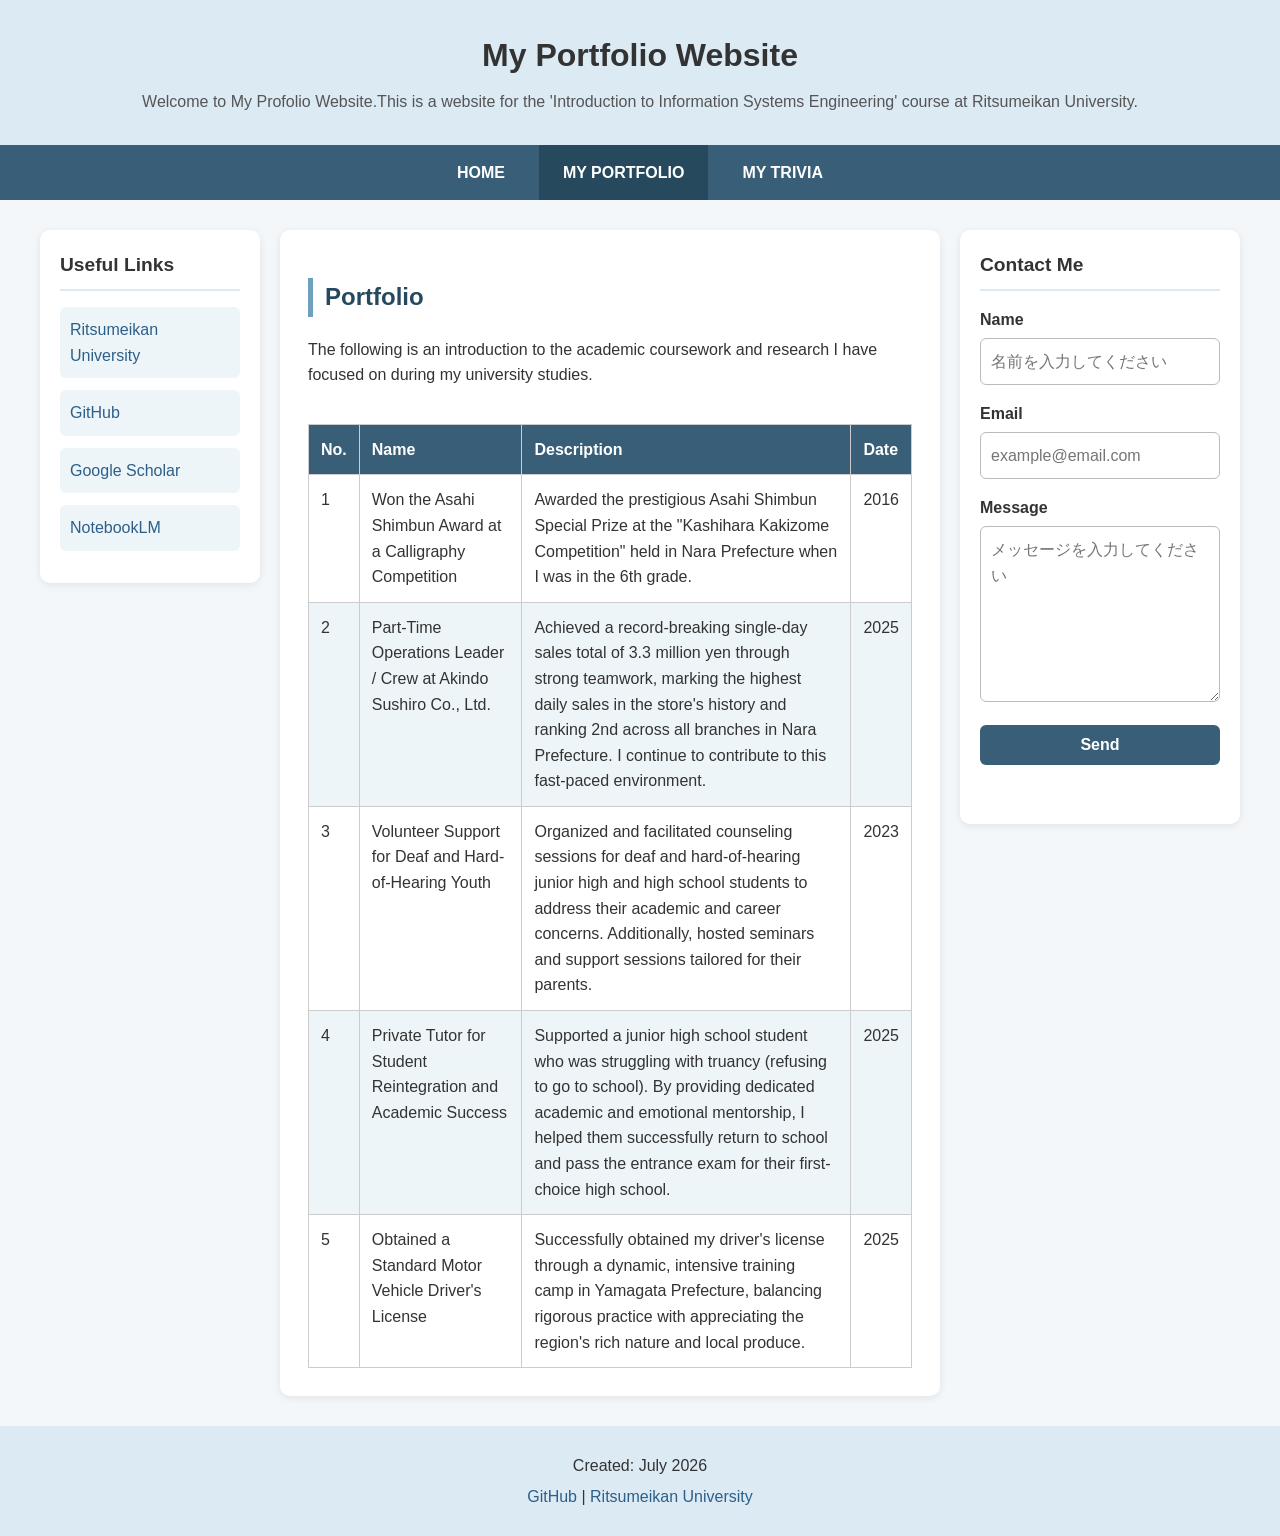
<file: portfolio.html>
<!DOCTYPE html>
<html lang="ja">

<head>
    <meta charset="UTF-8">

    <!-- スマートフォンでも正しく表示するための設定 -->
    <meta name="viewport" content="width=device-width, initial-scale=1.0">

    <title>Portfolio | My Portfolio</title>

    <!-- すべてのページで共通のCSSを読み込む -->
    <link rel="stylesheet" href="style.css">
</head>

<body>

    <!-- =========================
         ヘッダー
    ========================== -->
    <header class="site-header">
        <h1>My Portfolio Website</h1>
        <p>Welcome to My Profolio Website.This is a website for the 'Introduction to Information Systems Engineering' course at Ritsumeikan University.</p>
    </header>


    <!-- =========================
         ナビゲーションメニュー
    ========================== -->
    <nav class="navbar" aria-label="メインメニュー">
        <ul>
            <li>
                <a href="index.html">HOME</a>
            </li>

            <li>
                <a href="portfolio.html" class="active">MY PORTFOLIO</a>
            </li>

            <li>
                <a href="trivia.html">MY TRIVIA</a>
            </li>
        </ul>
    </nav>


    <!-- =========================
         3列のメインレイアウト
    ========================== -->
    <div class="page-layout">


        <!-- 左側：Useful Links -->
        <aside class="left-sidebar">
            <h2>Useful Links</h2>

            <ul class="useful-links">

    <li>
        <a href="https://www.ritsumei.ac.jp/"
           target="_blank"
           rel="noopener noreferrer">
            Ritsumeikan University
        </a>
    </li>

    <li>
        <a href="https://github.com/"
           target="_blank"
           rel="noopener noreferrer">
            GitHub
        </a>
    </li>

    <li>
        <a href="https://scholar.google.com/"
           target="_blank"
           rel="noopener noreferrer">
            Google Scholar
        </a>
    </li>

    <li>
        <a href="https://notebooklm.google.com/"
           target="_blank"
           rel="noopener noreferrer">
            NotebookLM
        </a>
    </li>

</ul>
        </aside>


<main class="main-content">

    <section>
        <h2>Portfolio</h2>

        <p>
            The following is an introduction to the academic coursework and research I have focused on during my university studies.

        <div class="table-wrapper">
            <table class="portfolio-table">
                <thead>
                    <tr>
                        <th>No.</th>
                        <th>Name</th>
                        <th>Description</th>
                        <th>Date</th>
                    </tr>
                </thead>

                <tbody>
                    <tr>
                        <td>1</td>
                        <td>Won the Asahi Shimbun Award at a Calligraphy Competition</td>
                        <td>
                            Awarded the prestigious Asahi Shimbun Special Prize at the "Kashihara Kakizome Competition" held in Nara Prefecture when I was in the 6th grade.
                        </td>
                        <td>2016</td>
                        
                    </tr>

                    <tr>
                        <td>2</td>
                        <td>Part-Time Operations Leader / Crew at Akindo Sushiro Co., Ltd.</td>
                        <td>
                            Achieved a record-breaking single-day sales total of 3.3 million yen through strong teamwork, marking the highest daily sales in the store's history and ranking 2nd across all branches in Nara Prefecture. I continue to contribute to this fast-paced environment.
                        </td>
                        <td>2025</td>
                        
                    </tr>

                    <tr>
                        <td>3</td>
                        <td>Volunteer Support for Deaf and Hard-of-Hearing Youth</td>
                        <td>
                           Organized and facilitated counseling sessions for deaf and hard-of-hearing junior high and high school students to address their academic and career concerns. Additionally, hosted seminars and support sessions tailored for their parents.
                        </td>
                        <td>2023</td>
                       
                    </tr>

                    <tr>
                        <td>4</td>
                        <td>Private Tutor for Student Reintegration and Academic Success</td>
                        <td>
                           Supported a junior high school student who was struggling with truancy (refusing to go to school). By providing dedicated academic and emotional mentorship, I helped them successfully return to school and pass the entrance exam for their first-choice high school.
                        </td>
                        <td>2025</td>
                        
                    </tr>

                    <tr>
                        <td>5</td>
                        <td>Obtained a Standard Motor Vehicle Driver's License</td>
                        <td>
                        Successfully obtained my driver's license through a dynamic, intensive training camp in Yamagata Prefecture, balancing rigorous practice with appreciating the region's rich nature and local produce.
                        </td>
                        <td>2025</td>
                       
                    </tr>
                </tbody>
            </table>
        </div>

    </section>

</main>

        <!-- 右側：Contact Me -->
        <aside class="right-sidebar">
            <h2>Contact Me</h2>

            <form id="contact-form" novalidate>

                <div class="form-group">
                    <label for="name">Name</label>

                    <input
                        type="text"
                        id="name"
                        name="name"
                        placeholder="名前を入力してください"
                        required
                    >
                </div>


                <div class="form-group">
                    <label for="email">Email</label>

                    <input
                        type="email"
                        id="email"
                        name="email"
                        placeholder="example@email.com"
                        required
                    >
                </div>


                <div class="form-group">
                    <label for="message">Message</label>

                    <textarea
                        id="message"
                        name="message"
                        rows="6"
                        placeholder="メッセージを入力してください"
                        required
                    ></textarea>
                </div>


                <button type="submit">
                    Send
                </button>

                <!-- JavaScriptによる結果表示欄 -->
                <p id="form-message" aria-live="polite"></p>

            </form>
        </aside>

    </div>


    <!-- =========================
         フッター
    ========================== -->
    <footer class="site-footer">

        <p>Created: July 2026</p>

        <p>
            <a
                href="https://github.com/"
                target="_blank"
                rel="noopener noreferrer">
                GitHub
            </a>

            <span aria-hidden="true"> | </span>

            <a
                href="https://www.ritsumei.ac.jp/"
                target="_blank"
                rel="noopener noreferrer">
                Ritsumeikan University
            </a>
        </p>

    </footer>


    <!-- 外部JavaScriptファイルを読み込む -->
    <script src="script.js"></script>

</body>

</html>
</file>
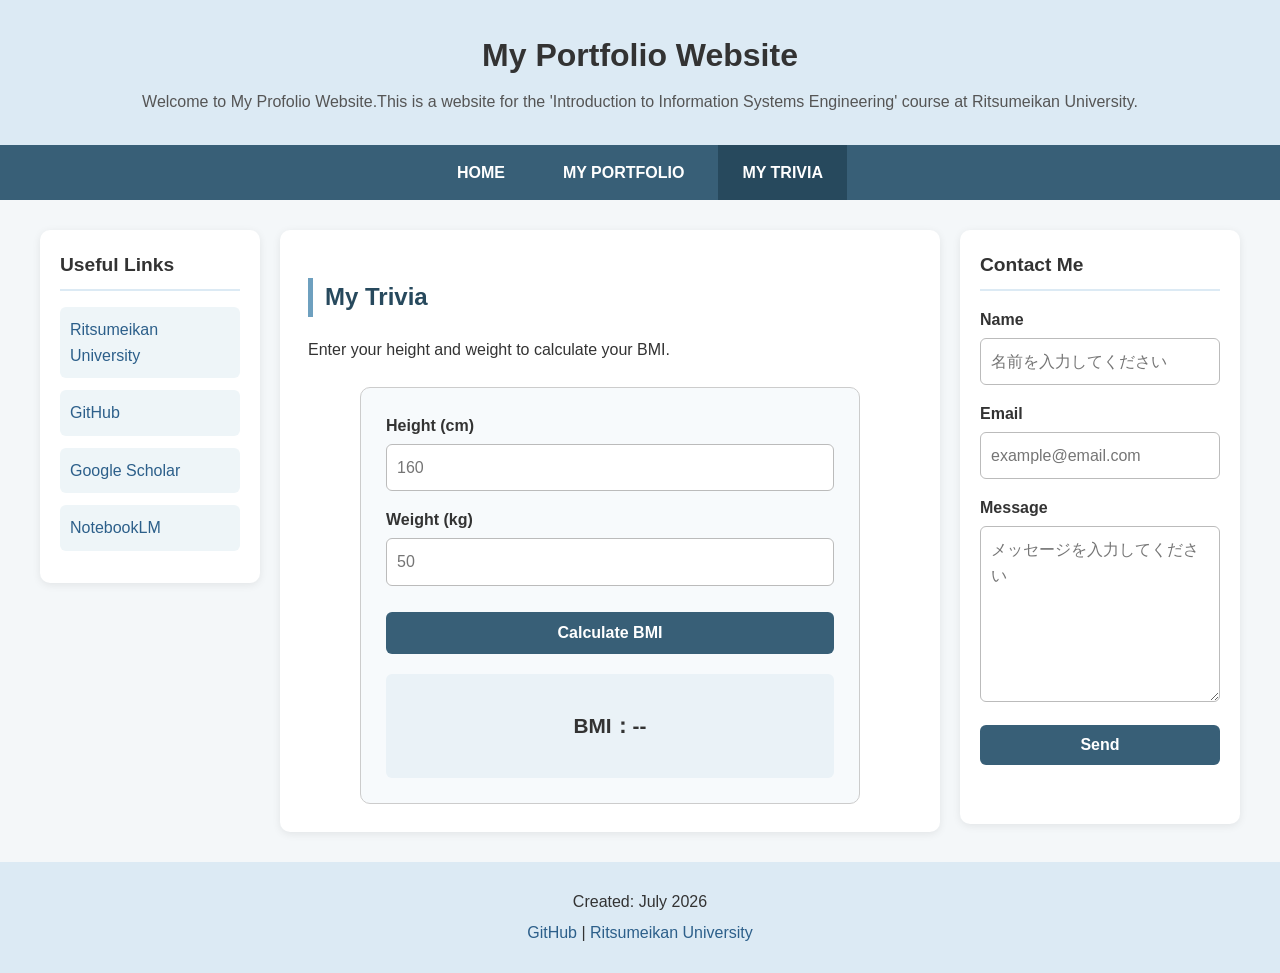
<file: trivia.html>
<!DOCTYPE html>
<html lang="ja">

<head>
    <meta charset="UTF-8">

    <!-- スマートフォンでも正しく表示するための設定 -->
    <meta name="viewport" content="width=device-width, initial-scale=1.0">

    <title>Trivia | My Portfolio</title>

    <!-- すべてのページで共通のCSSを読み込む -->
    <link rel="stylesheet" href="style.css">
</head>

<body>

    <!-- =========================
         ヘッダー
    ========================== -->
    <header class="site-header">
        <h1>My Portfolio Website</h1>
        <p>Welcome to My Profolio Website.This is a website for the 'Introduction to Information Systems Engineering' course at Ritsumeikan University.</p>
    </header>


    <!-- =========================
         ナビゲーションメニュー
    ========================== -->
    <nav class="navbar" aria-label="メインメニュー">
     <ul>
        <li><a href="index.html">HOME</a></li>
        <li><a href="portfolio.html">MY PORTFOLIO</a></li>
        <li><a href="trivia.html" class="active">MY TRIVIA</a></li>
    </ul>
    </nav>


    <!-- =========================
         3列のメインレイアウト
    ========================== -->
    <div class="page-layout">


        <!-- 左側：Useful Links -->
        <aside class="left-sidebar">
            <h2>Useful Links</h2>

           <ul class="useful-links">

    <li>
        <a href="https://www.ritsumei.ac.jp/"
           target="_blank"
           rel="noopener noreferrer">
            Ritsumeikan University
        </a>
    </li>

    <li>
        <a href="https://github.com/"
           target="_blank"
           rel="noopener noreferrer">
            GitHub
        </a>
    </li>

    <li>
        <a href="https://scholar.google.com/"
           target="_blank"
           rel="noopener noreferrer">
            Google Scholar
        </a>
    </li>

    <li>
        <a href="https://notebooklm.google.com/"
           target="_blank"
           rel="noopener noreferrer">
            NotebookLM
        </a>
    </li>

</ul>
        </aside>


<main class="main-content">

    <section>

        <h2>My Trivia</h2>

        <p>
            Enter your height and weight to calculate your BMI.
        </p>

        <div class="bmi-calculator">

            <div class="form-group">
                <label for="height">Height (cm)</label>
                <input type="number"
                       id="height"
                       placeholder="160">
            </div>

            <div class="form-group">
                <label for="weight">Weight (kg)</label>
                <input type="number"
                       id="weight"
                       placeholder="50">
            </div>

            <button id="calculate-bmi">
                Calculate BMI
            </button>

            <div class="bmi-result">
                <p id="bmi-value">BMI：--</p>
                <p id="bmi-category"></p>
            </div>

        </div>

    </section>

</main>
        <!-- 右側：Contact Me -->
        <aside class="right-sidebar">
            <h2>Contact Me</h2>

            <form id="contact-form" novalidate>

                <div class="form-group">
                    <label for="name">Name</label>

                    <input
                        type="text"
                        id="name"
                        name="name"
                        placeholder="名前を入力してください"
                        required
                    >
                </div>


                <div class="form-group">
                    <label for="email">Email</label>

                    <input
                        type="email"
                        id="email"
                        name="email"
                        placeholder="example@email.com"
                        required
                    >
                </div>


                <div class="form-group">
                    <label for="message">Message</label>

                    <textarea
                        id="message"
                        name="message"
                        rows="6"
                        placeholder="メッセージを入力してください"
                        required
                    ></textarea>
                </div>


                <button type="submit">
                    Send
                </button>

                <!-- JavaScriptによる結果表示欄 -->
                <p id="form-message" aria-live="polite"></p>

            </form>
        </aside>

    </div>


    <!-- =========================
         フッター
    ========================== -->
    <footer class="site-footer">

        <p>Created: July 2026</p>

        <p>
            <a
                href="https://github.com/"
                target="_blank"
                rel="noopener noreferrer">
                GitHub
            </a>

            <span aria-hidden="true"> | </span>

            <a
                href="https://www.ritsumei.ac.jp/"
                target="_blank"
                rel="noopener noreferrer">
                Ritsumeikan University
            </a>
        </p>

    </footer>


    <!-- 外部JavaScriptファイルを読み込む -->
    <script src="script.js"></script>

</body>

</html>
</file>
<file: style.css>
/* =========================
   全体の基本設定
========================= */

* {
    box-sizing: border-box;
}

body {
    margin: 0;
    font-family: Arial, "Hiragino Kaku Gothic ProN", "Yu Gothic", sans-serif;
    line-height: 1.6;
    background-color: #f4f7f9;
    color: #333333;
}

a {
    color: #2c5f8a;
    text-decoration: none;
}

a:hover {
    text-decoration: underline;
}


/* =========================
   ヘッダー
========================= */

.site-header {
    padding: 30px 20px;
    text-align: center;
    background-color: #dceaf4;
}

.site-header h1 {
    margin: 0 0 8px;
    font-size: 2rem;
}

.site-header p {
    margin: 0;
    color: #555555;
}


/* =========================
   ナビゲーション
========================= */

.navbar {
    background-color: #385f77;
}

.navbar ul {
    display: flex;
    justify-content: center;
    gap: 10px;
    margin: 0;
    padding: 0;
    list-style: none;
}

.navbar a {
    display: block;
    padding: 15px 24px;
    color: white;
    font-weight: bold;
    text-decoration: none;
}

.navbar a:hover,
.navbar a.active {
    background-color: #27495d;
}


/* =========================
   3列レイアウト
========================= */

.page-layout {
    display: grid;
    grid-template-columns: 220px minmax(0, 1fr) 280px;
    gap: 20px;
    width: min(1200px, 94%);
    margin: 30px auto;
    align-items: start;
}


/* =========================
   左右のサイドバー
========================= */

.left-sidebar,
.right-sidebar {
    padding: 20px;
    background-color: #ffffff;
    border-radius: 10px;
    box-shadow: 0 2px 8px rgba(0, 0, 0, 0.08);
}

.left-sidebar h2,
.right-sidebar h2 {
    margin-top: 0;
    padding-bottom: 8px;
    border-bottom: 2px solid #dceaf4;
    font-size: 1.2rem;
}

.useful-links {
    margin: 0;
    padding: 0;
    list-style: none;
}

.useful-links li {
    margin-bottom: 12px;
}

.useful-links a {
    display: block;
    padding: 10px;
    background-color: #eef5f8;
    border-radius: 6px;
}

.useful-links a:hover {
    background-color: #dceaf4;
    text-decoration: none;
}


/* =========================
   メインコンテンツ
========================= */

.main-content {
    padding: 28px;
    background-color: #ffffff;
    border-radius: 10px;
    box-shadow: 0 2px 8px rgba(0, 0, 0, 0.08);
}

.main-content section {
    margin-bottom: 35px;
}

.main-content section:last-child {
    margin-bottom: 0;
}

.main-content h2 {
    padding-left: 12px;
    border-left: 5px solid #6ea0bf;
    color: #27495d;
}


/* =========================
   プロフィール部分
========================= */

.profile-container {
    display: flex;
    gap: 25px;
    align-items: center;
}

.profile-image {
    width: 220px;
    height: 220px;
    object-fit: cover;
    border-radius: 10px;
}

.profile-text {
    flex: 1;
}


/* =========================
   お問い合わせフォーム
========================= */

.form-group {
    margin-bottom: 16px;
}

.form-group label {
    display: block;
    margin-bottom: 5px;
    font-weight: bold;
}

.form-group input,
.form-group textarea {
    width: 100%;
    padding: 10px;
    font: inherit;
    border: 1px solid #bbbbbb;
    border-radius: 6px;
}

.form-group input:focus,
.form-group textarea:focus {
    outline: 2px solid #9fc4d9;
    border-color: #6ea0bf;
}

.form-group textarea {
    resize: vertical;
}

button {
    width: 100%;
    padding: 11px;
    color: #ffffff;
    font-size: 1rem;
    font-weight: bold;
    background-color: #385f77;
    border: none;
    border-radius: 6px;
    cursor: pointer;
}

button:hover {
    background-color: #27495d;
}

#form-message {
    min-height: 24px;
    margin-bottom: 0;
    font-size: 0.9rem;
}


/* =========================
   フッター
========================= */

.site-footer {
    padding: 22px;
    text-align: center;
    background-color: #dceaf4;
}

.site-footer p {
    margin: 5px 0;
}


/* =========================
   タブレット・スマホ対応
========================= */

@media (max-width: 900px) {
    .page-layout {
        grid-template-columns: 1fr 1fr;
    }

    .main-content {
        grid-column: 1 / -1;
        grid-row: 1;
    }

    .left-sidebar {
        grid-column: 1;
    }

    .right-sidebar {
        grid-column: 2;
    }
}

@media (max-width: 650px) {
    .navbar ul {
        flex-direction: column;
        gap: 0;
        text-align: center;
    }

    .page-layout {
        grid-template-columns: 1fr;
    }

    .main-content,
    .left-sidebar,
    .right-sidebar {
        grid-column: auto;
        grid-row: auto;
    }

    .profile-container {
        flex-direction: column;
        align-items: stretch;
    }

    .profile-image {
        width: 100%;
        height: auto;
        max-height: 350px;
    }

    .site-header h1 {
        font-size: 1.5rem;
    }
}

/* =========================
   Portfolioの表
========================= */

.table-wrapper {
    width: 100%;
    overflow-x: auto;
}

.portfolio-table {
    width: 100%;
    border-collapse: collapse;
    margin-top: 20px;
}

.portfolio-table th,
.portfolio-table td {
    padding: 12px;
    border: 1px solid #cccccc;
    text-align: left;
    vertical-align: top;
}

.portfolio-table th {
    color: #ffffff;
    background-color: #385f77;
}

.portfolio-table tbody tr:nth-child(even) {
    background-color: #eef5f8;
}

.portfolio-table tbody tr:hover {
    background-color: #dceaf4;
}

.portfolio-table a {
    font-weight: bold;
}


/* =========================
   BMI Calculator
========================= */

.bmi-calculator {
    max-width: 500px;
    margin: 25px auto 0;
    padding: 25px;
    border: 1px solid #cccccc;
    border-radius: 10px;
    background-color: #f7fafc;
}

.bmi-calculator input {
    width: 100%;
    padding: 10px;
    box-sizing: border-box;
}

.bmi-calculator button {
    width: 100%;
    margin-top: 10px;
    padding: 12px;
    border: none;
    border-radius: 6px;
    color: white;
    background-color: #385f77;
    cursor: pointer;
}

.bmi-calculator button:hover {
    opacity: 0.85;
}

.bmi-result {
    margin-top: 20px;
    padding: 15px;
    border-radius: 6px;
    background-color: #eaf2f7;
    text-align: center;
}

#bmi-value {
    font-size: 1.3rem;
    font-weight: bold;
}
</file>
